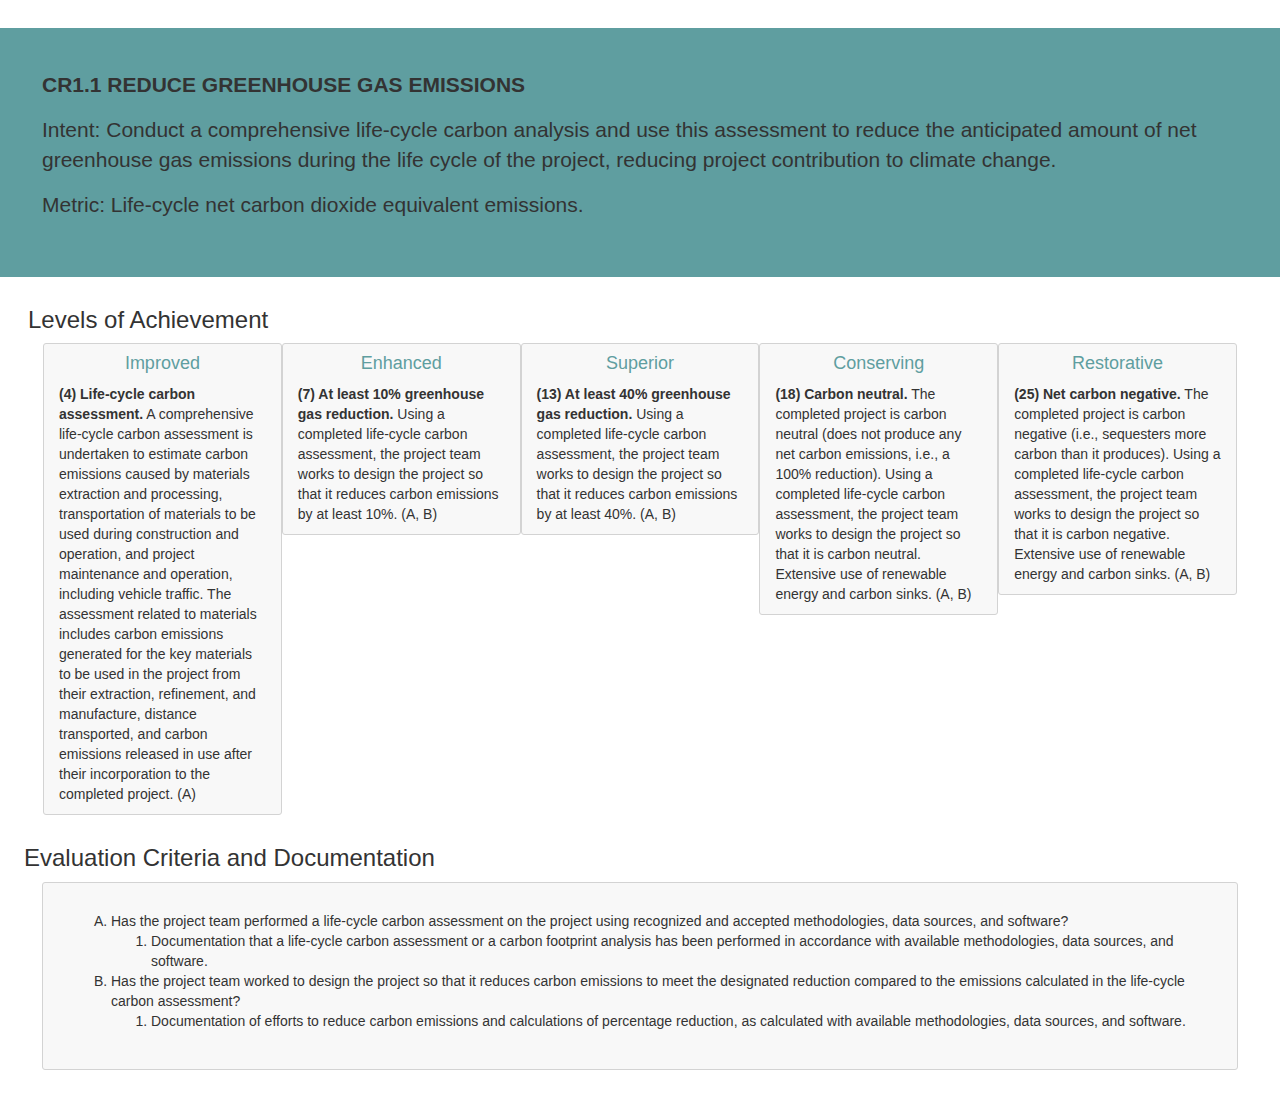
<file: envision/engineer/static/details/CR1.1/index.html>
<!DOCTYPE html>
<html>
  <head>
    <title>CR1.1</title>
    <meta name="viewport" content="width=device-width, initial-scale=1.0">
    <script src="https://ajax.googleapis.com/ajax/libs/jquery/1.11.1/jquery.min.js"></script>
    <meta name="viewport" content="width=device-width, initial-scale=1.0">
    <link href="//netdna.bootstrapcdn.com/bootstrap/3.3.4/css/bootstrap.min.css" media="all" rel="stylesheet">
    <script src="//netdna.bootstrapcdn.com/bootstrap/3.3.4/js/bootstrap.min.js"></script>
    <link rel = "stylesheet" type="text/css" href="styles.css">
  </head>
  <body>
    <div class = "jumbotron jumbo-color">
        <p><b>CR1.1 REDUCE GREENHOUSE GAS EMISSIONS</b></p>
        <p>Intent: Conduct a comprehensive life-cycle carbon analysis and use this assessment to reduce the anticipated amount of net greenhouse gas emissions during the life cycle of the project, reducing project contribution to climate change.</p>
        <p>Metric: Life-cycle net carbon dioxide equivalent emissions.</p>
    </div>
    <div class="loa-container">
        <h3>Levels of Achievement</h3>
        <div class="col-xs-12">
            <div class="col-xs-2 col-xs-15 loa-detail">
                <h4 class="loa-color">Improved</h4>
                <p><b>(4) Life-cycle carbon assessment.</b> A comprehensive life-cycle carbon assessment is undertaken to estimate carbon emissions caused by materials extraction and processing, transportation of materials to be used during construction and operation, and project maintenance and operation, including vehicle traffic. The assessment related to materials includes carbon emissions generated for the key materials to be used in the project from their extraction, refinement, and manufacture, distance transported, and carbon emissions released in use after their incorporation to the completed project. (A)</p>
            </div>
            <div class="col-xs-2 col-xs-15 loa-detail">
                <h4 class="loa-color">Enhanced</h4>
                <p><b>(7) At least 10% greenhouse gas reduction.</b> Using a completed life-cycle carbon assessment, the project team works to design the project so that it reduces carbon emissions by at least 10%. (A, B)</p>
            </div>
            <div class="col-xs-2 col-xs-15 loa-detail">
                <h4 class="loa-color">Superior</h4>
                <p><b>(13) At least 40% greenhouse gas reduction.</b> Using a completed life-cycle carbon assessment, the project team works to design the project so that it reduces carbon emissions by at least 40%. (A, B)</p>
            </div>
            <div class="col-xs-2 col-xs-15 loa-detail">
                <h4 class="loa-color">Conserving</h4>
                <p><b>(18) Carbon neutral.</b> The completed project is carbon neutral (does not produce any net carbon emissions, i.e., a 100% reduction). Using a completed life-cycle carbon assessment, the project team works to design the project so that it is carbon neutral. Extensive use of renewable energy and carbon sinks. (A, B)</p>
            </div>
            <div class="col-xs-2 col-xs-15 loa-detail">
                <h4 class="loa-color">Restorative</h4>
                <p><b>(25) Net carbon negative.</b> The completed project is carbon negative (i.e., sequesters more carbon than it produces). Using a completed life-cycle carbon assessment, the project team works to design the project so that it is carbon negative. Extensive use of renewable energy and carbon sinks. (A, B)</p>
            </div>
        </div>
        <p style="clear: both"> </p>
    </div>
    <h3 class="eval-container">Evaluation Criteria and Documentation</h3>
    <div class="evaluation">
        <ol type="A">
          <li>Has the project team performed a life-cycle carbon assessment on the project using recognized and accepted methodologies, data sources, and software?</li>
            <ol type="1">
                <li>Documentation that a life-cycle carbon assessment or a carbon footprint analysis has been performed in accordance with available methodologies, data sources, and software.</li>
            </ol>
        <li>Has the project team worked to design the project so that it reduces carbon emissions to meet the designated reduction compared to the emissions calculated in the life-cycle carbon assessment?</li>
            <ol type="1">
                <li>Documentation of efforts to reduce carbon emissions and calculations of percentage reduction, as calculated with available methodologies, data sources, and software.</li>
            </ol>
        </ol>
    </div>
  </body>
</html>
</file>
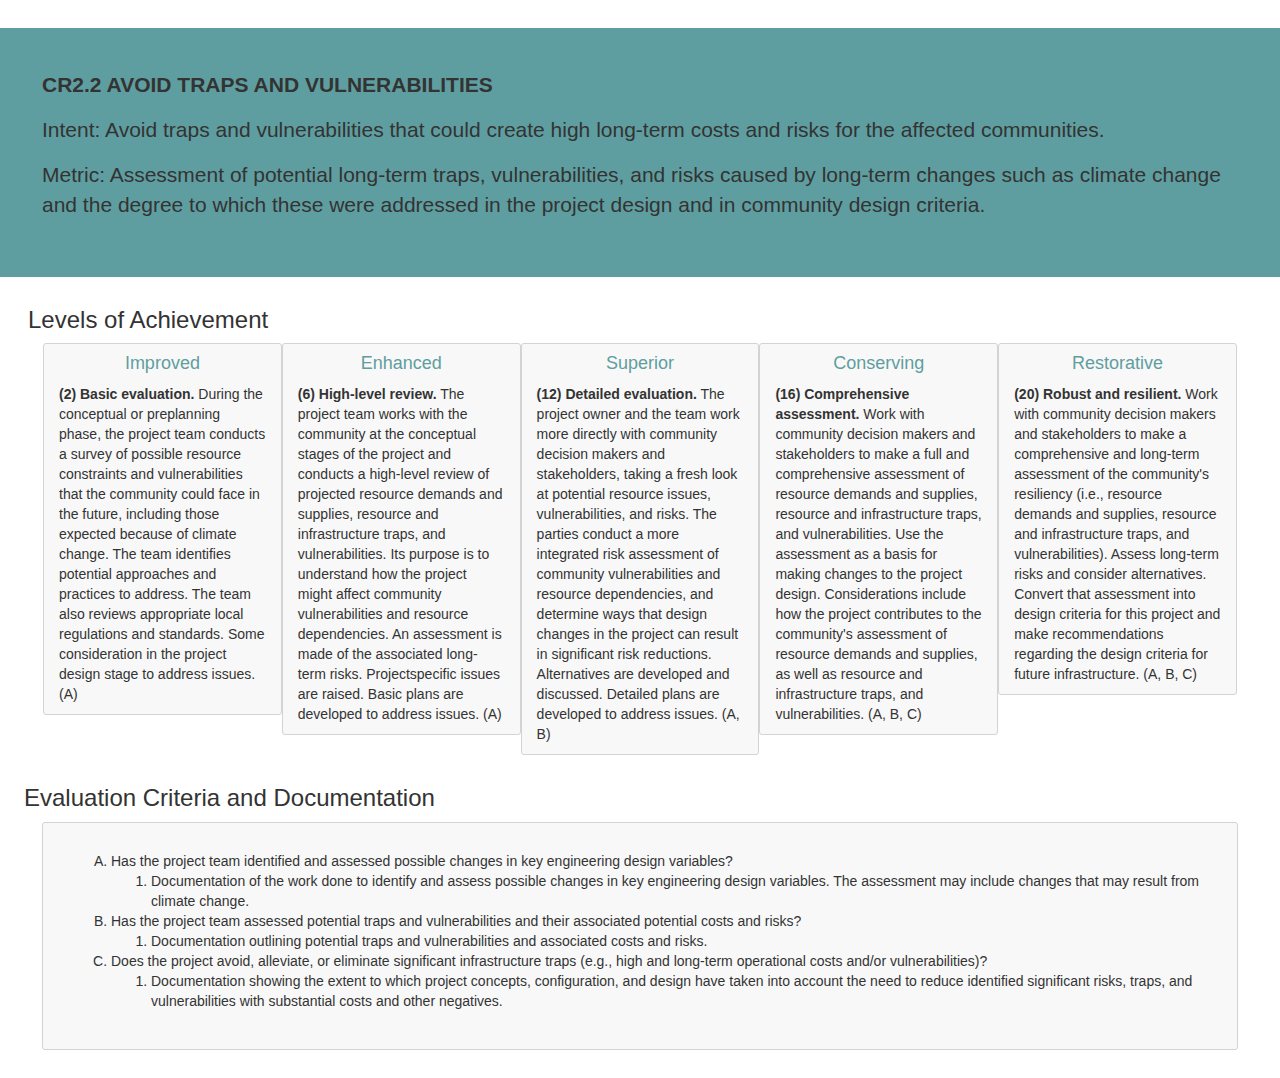
<file: envision/engineer/static/details/CR2.2/index.html>
<!DOCTYPE html>
<html>
  <head>
    <title>CR2.2</title>
    <meta name="viewport" content="width=device-width, initial-scale=1.0">
    <script src="https://ajax.googleapis.com/ajax/libs/jquery/1.11.1/jquery.min.js"></script>
    <meta name="viewport" content="width=device-width, initial-scale=1.0">
    <link href="//netdna.bootstrapcdn.com/bootstrap/3.3.4/css/bootstrap.min.css" media="all" rel="stylesheet">
    <script src="//netdna.bootstrapcdn.com/bootstrap/3.3.4/js/bootstrap.min.js"></script>
    <link rel = "stylesheet" type="text/css" href="styles.css">
  </head>
  <body>
    <div class = "jumbotron jumbo-color">
        <p><b>CR2.2 AVOID TRAPS AND VULNERABILITIES</b></p>
        <p>Intent: Avoid traps and vulnerabilities that could create high long-term costs and risks for the affected communities.</p>
        <p>Metric: Assessment of potential long-term traps, vulnerabilities, and risks caused by long-term changes such as climate change and the degree to which these were addressed in the project design and in community design criteria.</p>
    </div>
    <div class="loa-container">
        <h3>Levels of Achievement</h3>
        <div class="col-xs-12">
            <div class="col-xs-2 col-xs-15 loa-detail">
                <h4 class="loa-color">Improved</h4>
                <p><b>(2) Basic evaluation.</b> During the conceptual or preplanning phase, the project team conducts a survey of possible resource constraints and vulnerabilities that the community could face in the future, including those expected because of climate change. The team identifies potential approaches and practices to address. The team also reviews appropriate local regulations and standards. Some consideration in the project design stage to address issues. (A)</p>
            </div>
            <div class="col-xs-2 col-xs-15 loa-detail">
                <h4 class="loa-color">Enhanced</h4>
                <p><b>(6) High-level review.</b> The project team works with the community at the conceptual stages of the project and conducts a high-level review of projected resource demands and supplies, resource and infrastructure traps, and vulnerabilities. Its purpose is to understand how the project might affect community vulnerabilities and resource dependencies. An assessment is made of the associated long-term risks. Projectspecific issues are raised. Basic plans are developed to address issues. (A)</p>
            </div>
            <div class="col-xs-2 col-xs-15 loa-detail">
                <h4 class="loa-color">Superior</h4>
                <p><b>(12) Detailed evaluation.</b> The project owner and the team work more directly with community decision makers and stakeholders, taking a fresh look at potential resource issues, vulnerabilities, and risks. The parties conduct a more integrated risk assessment of community vulnerabilities and resource dependencies, and determine ways that design changes in the project can result in significant risk reductions. Alternatives are developed and discussed. Detailed plans are developed to address issues. (A, B)</p>
            </div>
            <div class="col-xs-2 col-xs-15 loa-detail">
                <h4 class="loa-color">Conserving</h4>
                <p><b>(16) Comprehensive assessment.</b> Work with community decision makers and stakeholders to make a full and comprehensive assessment of resource demands and supplies, resource and infrastructure traps, and vulnerabilities. Use the assessment as a basis for making changes to the project design. Considerations include how the project contributes to the community's assessment of resource demands and supplies, as well as resource and infrastructure traps, and vulnerabilities. (A, B, C)</p>
            </div>
            <div class="col-xs-2 col-xs-15 loa-detail">
                <h4 class="loa-color">Restorative</h4>
                <p><b>(20) Robust and resilient.</b> Work with community decision makers and stakeholders to make a comprehensive and long-term assessment of the community's resiliency (i.e., resource demands and supplies, resource and infrastructure traps, and vulnerabilities). Assess long-term risks and consider alternatives. Convert that assessment into design criteria for this project and make recommendations regarding the design criteria for future infrastructure. (A, B, C)</p>
            </div>
        </div>
        <p style="clear: both"> </p>
    </div>
    <h3 class="eval-container">Evaluation Criteria and Documentation</h3>
    <div class="evaluation">
        <ol type="A">
          <li>Has the project team identified and assessed possible changes in key engineering design variables?</li>
            <ol type="1">
                <li>Documentation of the work done to identify and assess possible changes in key engineering design variables. The assessment may include changes that may result from climate change.</li>
            </ol>
        <li>Has the project team assessed potential traps and vulnerabilities and their associated potential costs and risks?</li>
            <ol type="1">
                <li>Documentation outlining potential traps and vulnerabilities and associated costs and risks.</li>
            </ol>
        <li>Does the project avoid, alleviate, or eliminate significant infrastructure traps (e.g., high and long-term operational costs and/or vulnerabilities)?</li>
            <ol type="1">
              <li>Documentation showing the extent to which project concepts, configuration, and design have taken into account the need to reduce identified significant risks, traps, and vulnerabilities with substantial costs and other negatives.</li>
            </ol>
        </ol>
    </div>
  </body>
</html>
</file>
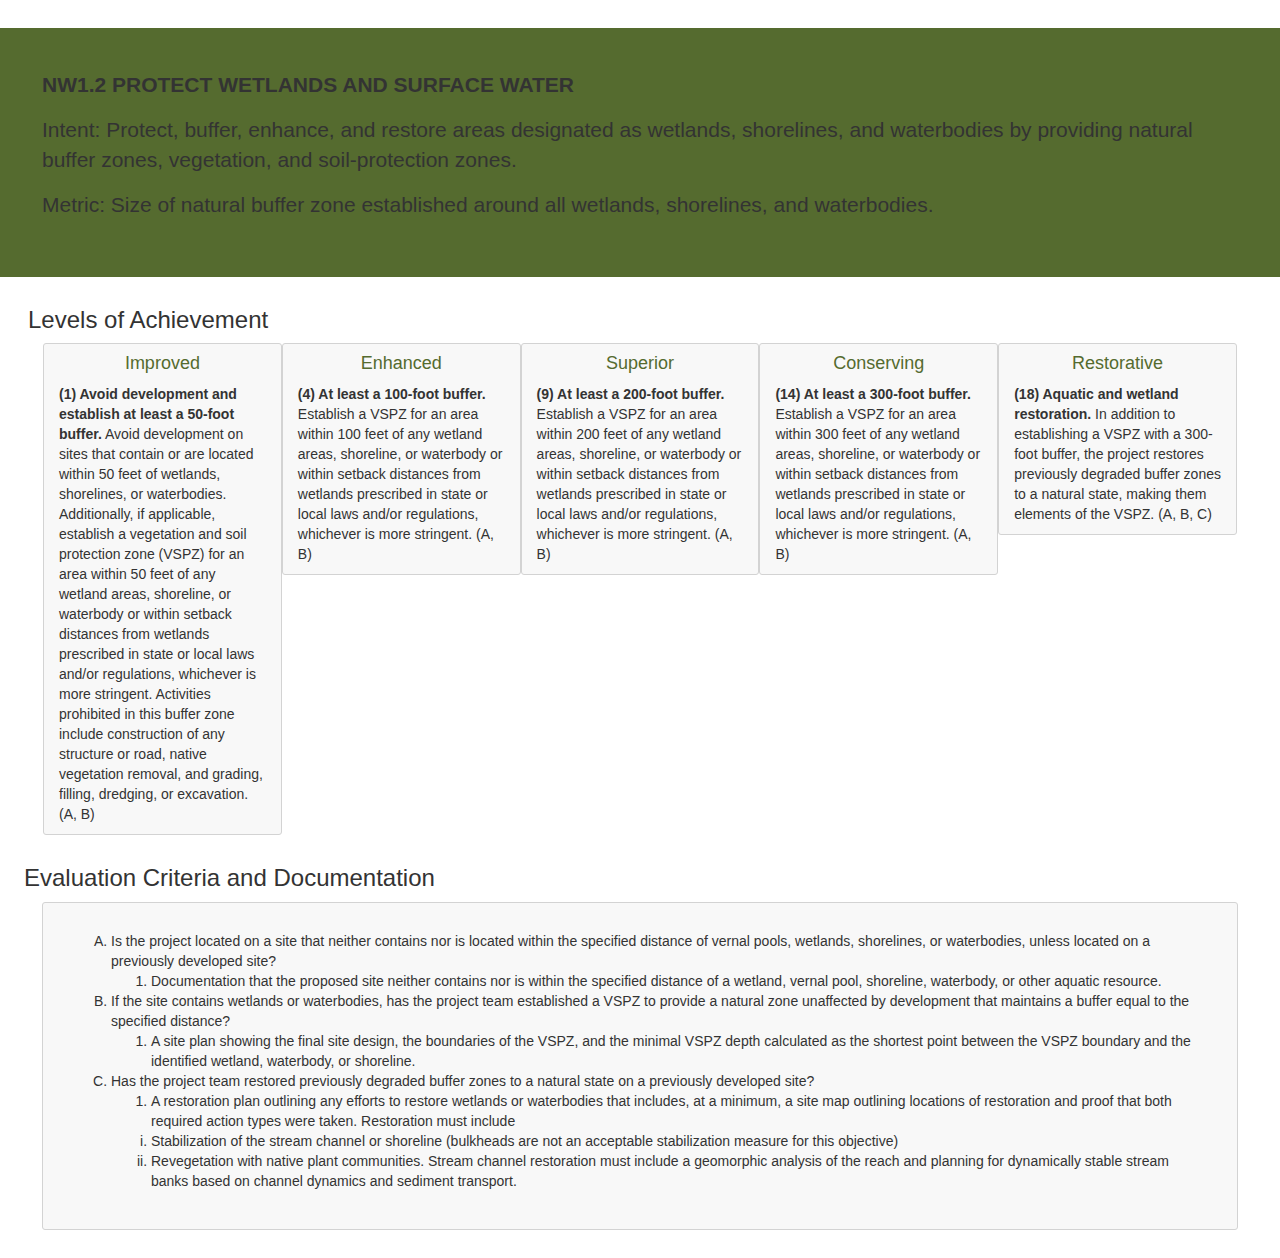
<file: envision/engineer/static/details/NW1.2/index.html>
<!DOCTYPE html>
<html>
  <head>
    <title>NW1.2</title>
    <meta name="viewport" content="width=device-width, initial-scale=1.0">
    <script src="https://ajax.googleapis.com/ajax/libs/jquery/1.11.1/jquery.min.js"></script>
    <meta name="viewport" content="width=device-width, initial-scale=1.0">
    <link href="//netdna.bootstrapcdn.com/bootstrap/3.3.4/css/bootstrap.min.css" media="all" rel="stylesheet">
    <script src="//netdna.bootstrapcdn.com/bootstrap/3.3.4/js/bootstrap.min.js"></script>
    <link rel = "stylesheet" type="text/css" href="styles.css">
  </head>
  <body>
    <div class = "jumbotron jumbo-color">
        <p><b>NW1.2 PROTECT WETLANDS AND SURFACE WATER</b></p>
        <p>Intent: Protect, buffer, enhance, and restore areas designated as wetlands, shorelines, and waterbodies by providing natural buffer zones, vegetation, and soil-protection zones.</p>
        <p>Metric: Size of natural buffer zone established around all wetlands, shorelines, and waterbodies.</p>
    </div>
    <div class="loa-container">
        <h3>Levels of Achievement</h3>
        <div class="col-xs-12">
            <div class="col-xs-2 col-xs-15 loa-detail">
                <h4 class="loa-color">Improved</h4>
                <p><b>(1) Avoid development and establish at least a 50-foot buffer.</b> Avoid development on sites that contain or are located within 50 feet of wetlands, shorelines, or waterbodies. Additionally, if applicable, establish a vegetation and soil protection zone (VSPZ) for an area within 50 feet of any wetland areas, shoreline, or waterbody or within setback distances from wetlands prescribed in state or local laws and/or regulations, whichever is more stringent. Activities prohibited in this buffer zone include construction of any structure or road, native vegetation removal, and grading, filling, dredging, or excavation. (A, B)</p>
            </div>
            <div class="col-xs-2 col-xs-15 loa-detail">
                <h4 class="loa-color">Enhanced</h4>
                <p><b>(4) At least a 100-foot buffer.</b> Establish a VSPZ for an area within 100 feet of any wetland areas, shoreline, or waterbody or within setback distances from wetlands prescribed in state or local laws and/or regulations, whichever is more stringent. (A, B)</p>
            </div>
            <div class="col-xs-2 col-xs-15 loa-detail">
                <h4 class="loa-color">Superior</h4>
                <p><b>(9) At least a 200-foot buffer.</b> Establish a VSPZ for an area within 200 feet of any wetland areas, shoreline, or waterbody or within setback distances from wetlands prescribed in state or local laws and/or regulations, whichever is more stringent. (A, B)</p>
            </div>
            <div class="col-xs-2 col-xs-15 loa-detail">
                <h4 class="loa-color">Conserving</h4>
                <p><b>(14) At least a 300-foot buffer.</b> Establish a VSPZ for an area within 300 feet of any wetland areas, shoreline, or waterbody or within setback distances from wetlands prescribed in state or local laws and/or regulations, whichever is more stringent. (A, B)</p>
            </div>
            <div class="col-xs-2 col-xs-15 loa-detail">
                <h4 class="loa-color">Restorative</h4>
                <p><b>(18) Aquatic and wetland restoration.</b> In addition to establishing a VSPZ with a 300-foot buffer, the project restores previously degraded buffer zones to a natural state, making them elements of the VSPZ. (A, B, C)</p>
            </div>
        </div>
        <p style="clear: both"> </p>
    </div>
    <h3 class="eval-container">Evaluation Criteria and Documentation</h3>
    <div class="evaluation">
        <ol type="A">
          <li>Is the project located on a site that neither contains nor is located within the specified distance of vernal pools, wetlands, shorelines, or waterbodies, unless located on a previously developed site?</li>
            <ol type="1">
                <li> Documentation that the proposed site neither contains nor is within the specified distance of a wetland, vernal pool, shoreline, waterbody, or other aquatic resource.</li>
            </ol>
        <li>If the site contains wetlands or waterbodies, has the project team established a VSPZ to provide a natural zone unaffected by development that maintains a buffer equal to the specified distance?</li>
            <ol type="1">
                <li>A site plan showing the final site design, the boundaries of the VSPZ, and the minimal VSPZ depth calculated as the shortest point between the VSPZ boundary and the identified wetland, waterbody, or shoreline.</li>
            </ol>
        <li>Has the project team restored previously degraded buffer zones to a natural state on a previously developed site?</li>
          <ol type="1">
            <li>A restoration plan outlining any efforts to restore wetlands or waterbodies that includes, at a minimum, a site map outlining locations of restoration and proof that both required action types were taken. Restoration must include</li>
          </ol>
            <ol type="i">
                <li>Stabilization of the stream channel or shoreline (bulkheads are not an acceptable stabilization measure for this objective)</li>
                <li>Revegetation with native plant communities. Stream channel restoration must include a geomorphic analysis of the reach and planning for dynamically stable stream banks based on channel dynamics and sediment transport.</li>
            </ol>
        </ol>
    </div>
  </body>
</html>
</file>
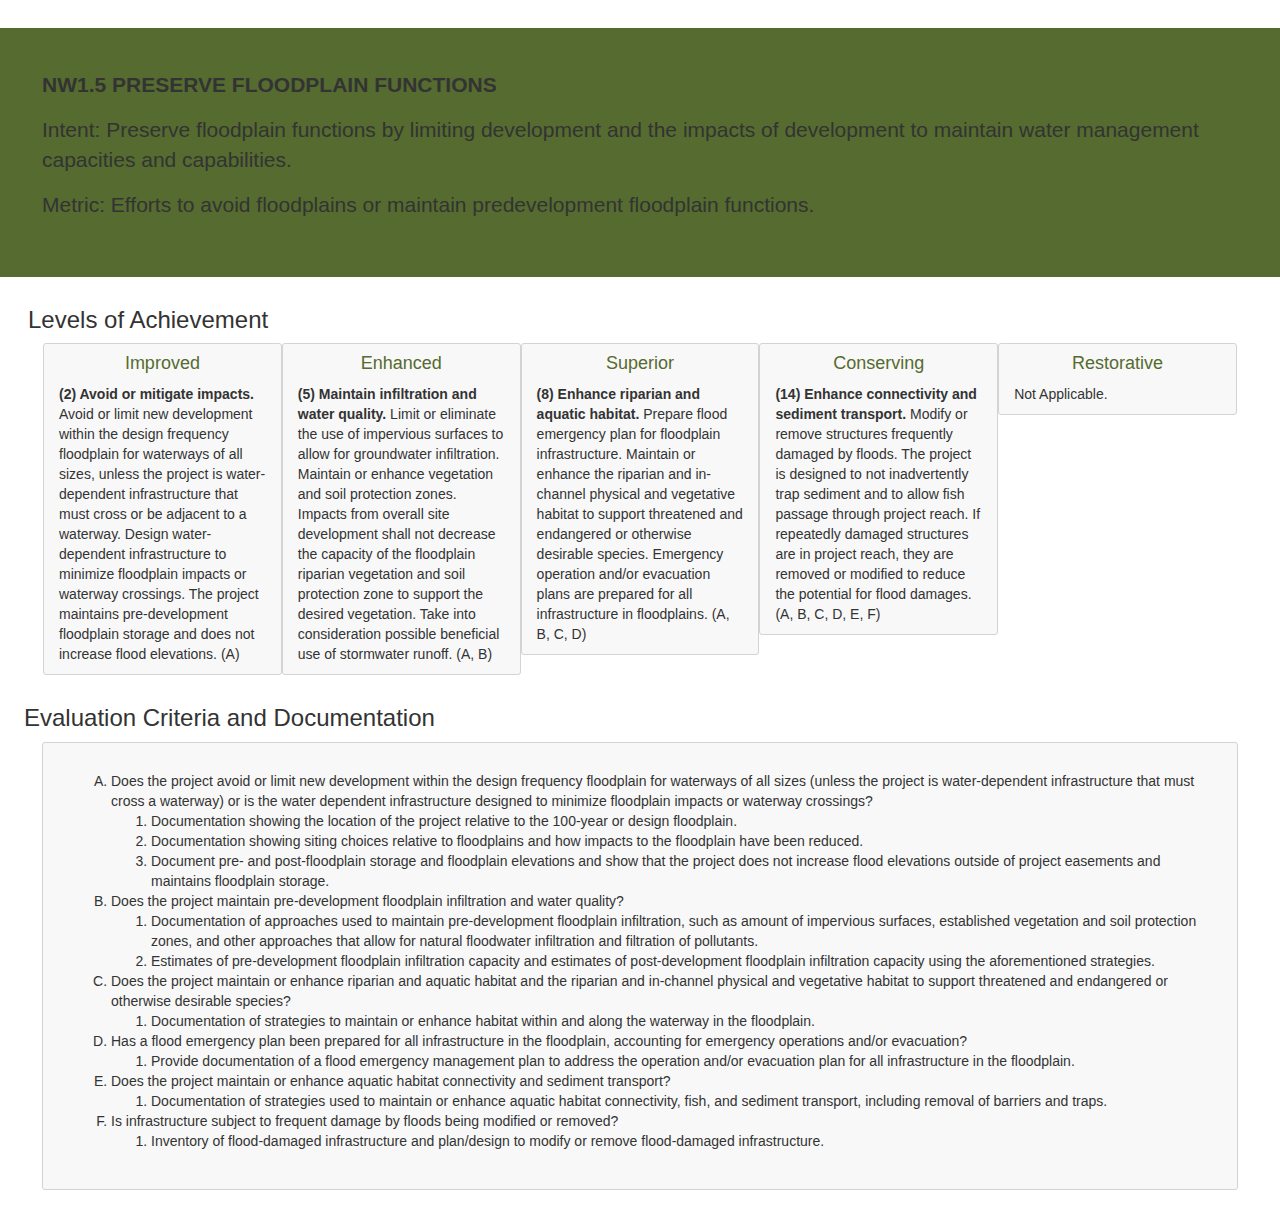
<file: envision/engineer/static/details/NW1.5/index.html>
<!DOCTYPE html>
<html>
  <head>
    <title>NW1.5</title>
    <meta name="viewport" content="width=device-width, initial-scale=1.0">
    <script src="https://ajax.googleapis.com/ajax/libs/jquery/1.11.1/jquery.min.js"></script>
    <meta name="viewport" content="width=device-width, initial-scale=1.0">
    <link href="//netdna.bootstrapcdn.com/bootstrap/3.3.4/css/bootstrap.min.css" media="all" rel="stylesheet">
    <script src="//netdna.bootstrapcdn.com/bootstrap/3.3.4/js/bootstrap.min.js"></script>
    <link rel = "stylesheet" type="text/css" href="styles.css">
  </head>
  <body>
    <div class = "jumbotron jumbo-color">
        <p><b>NW1.5   PRESERVE FLOODPLAIN FUNCTIONS</b></p>
        <p>Intent: Preserve floodplain functions by limiting development and the impacts of development to maintain water management capacities and capabilities.</p>
        <p>Metric: Efforts to avoid floodplains or maintain predevelopment floodplain functions.</p>
    </div>
    <div class="loa-container">
        <h3>Levels of Achievement</h3>
        <div class="col-xs-12">
            <div class="col-xs-2 col-xs-15 loa-detail">
                <h4 class="loa-color">Improved</h4>
                <p><b>(2) Avoid or mitigate impacts.</b> Avoid or limit new development within the design frequency floodplain for waterways of all sizes, unless the project is water-dependent infrastructure that must cross or be adjacent to a waterway. Design water-dependent infrastructure to minimize floodplain impacts or waterway crossings. The project maintains pre-development floodplain storage and does not increase flood elevations. (A)</p>
            </div>
            <div class="col-xs-2 col-xs-15 loa-detail">
                <h4 class="loa-color">Enhanced</h4>
                <p><b>(5) Maintain infiltration and water quality.</b> Limit or eliminate the use of impervious surfaces to allow for groundwater infiltration. Maintain or enhance vegetation and soil protection zones. Impacts from overall site development shall not decrease the capacity of the floodplain riparian vegetation and soil protection zone to support the desired vegetation. Take into consideration possible beneficial use of stormwater runoff. (A, B)</p>
            </div>
            <div class="col-xs-2 col-xs-15 loa-detail">
                <h4 class="loa-color">Superior</h4>
                <p><b>(8) Enhance riparian and aquatic habitat.</b> Prepare flood emergency plan for floodplain infrastructure. Maintain or enhance the riparian and in-channel physical and vegetative habitat to support threatened and endangered or otherwise desirable species. Emergency operation and/or evacuation plans are prepared for all infrastructure in floodplains. (A, B, C, D)</p>
            </div>
            <div class="col-xs-2 col-xs-15 loa-detail">
                <h4 class="loa-color">Conserving</h4>
                <p><b>(14) Enhance connectivity and sediment transport.</b> Modify or remove structures frequently damaged by floods. The project is designed to not inadvertently trap sediment and to allow fish passage through project reach. If repeatedly damaged structures are in project reach, they are removed or modified to reduce the potential for flood damages. (A, B, C, D, E, F)</p>
            </div>
            <div class="col-xs-2 col-xs-15 loa-detail">
                <h4 class="loa-color">Restorative</h4>
                <p>Not Applicable.</p>
            </div>
        </div>
        <p style="clear: both"> </p>
    </div>
    <h3 class="eval-container">Evaluation Criteria and Documentation</h3>
    <div class="evaluation">
        <ol type="A">
          <li>Does the project avoid or limit new development within the design frequency floodplain for waterways of all sizes (unless the project is water-dependent infrastructure that must cross a waterway) or is the water dependent infrastructure designed to minimize floodplain impacts or waterway crossings?</li>
            <ol type="1">
                <li> Documentation showing the location of the project relative to the 100-year or design floodplain.</li>
                <li>Documentation showing siting choices relative to floodplains and how impacts to the floodplain have been reduced.</li>
                <li>Document pre- and post-floodplain storage and floodplain elevations and show that the project does not increase flood elevations outside of project easements and maintains floodplain storage.</li>
            </ol>
        <li>Does the project maintain pre-development floodplain infiltration and water quality?</li>
            <ol type="1">
                <li>Documentation of approaches used to maintain pre-development floodplain infiltration, such as amount of impervious surfaces, established vegetation and soil protection zones, and other approaches that allow for natural floodwater infiltration and filtration of pollutants.</li>
                <li>Estimates of pre-development floodplain infiltration capacity and estimates of post-development floodplain infiltration capacity using the aforementioned strategies.</li>
            </ol>
        <li>Does the project maintain or enhance riparian and aquatic habitat and the riparian and in-channel physical and vegetative habitat to support threatened and endangered or otherwise desirable species?</li>
          <ol type="1">
            <li>Documentation of strategies to maintain or enhance habitat within and along the waterway in the floodplain.</li>
          </ol>
        <li>Has a flood emergency plan been prepared for all infrastructure in the floodplain, accounting for emergency operations and/or evacuation?</li>
          <ol type="1">
            <li>Provide documentation of a flood emergency management plan to address the operation and/or evacuation plan for all infrastructure in the floodplain.</li>
          </ol>
        <li>Does the project maintain or enhance aquatic habitat connectivity and sediment transport?</li>
          <ol type="1">
            <li>Documentation of strategies used to maintain or enhance aquatic habitat connectivity, fish, and sediment transport, including removal of barriers and traps.</li>
          </ol>
        <li>Is infrastructure subject to frequent damage by floods being modified or removed?</li>
          <ol type ="1">
            <li>Inventory of flood-damaged infrastructure and plan/design to modify or remove flood-damaged infrastructure.</li>

        </ol>
    </div>
  </body>
</html>
</file>
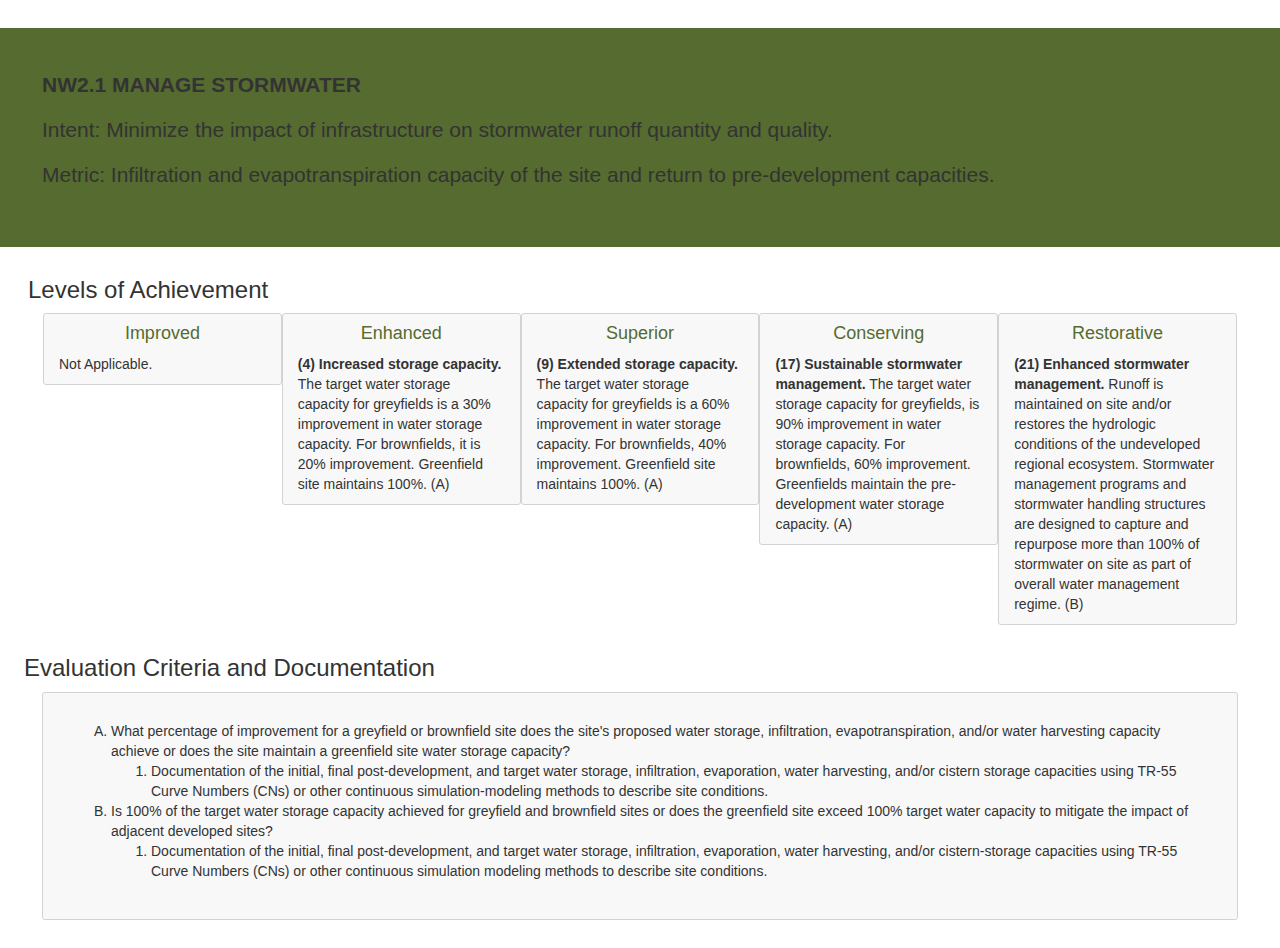
<file: envision/engineer/static/details/NW2.1/index.html>
<!DOCTYPE html>
<html>
  <head>
    <title>NW2.1</title>
    <meta name="viewport" content="width=device-width, initial-scale=1.0">
    <script src="https://ajax.googleapis.com/ajax/libs/jquery/1.11.1/jquery.min.js"></script>
    <meta name="viewport" content="width=device-width, initial-scale=1.0">
    <link href="//netdna.bootstrapcdn.com/bootstrap/3.3.4/css/bootstrap.min.css" media="all" rel="stylesheet">
    <script src="//netdna.bootstrapcdn.com/bootstrap/3.3.4/js/bootstrap.min.js"></script>
    <link rel = "stylesheet" type="text/css" href="styles.css">
  </head>
  <body>
    <div class = "jumbotron jumbo-color">
        <p><b>NW2.1 MANAGE STORMWATER</b></p>
        <p>Intent: Minimize the impact of infrastructure on stormwater runoff quantity and quality.</p>
        <p>Metric: Infiltration and evapotranspiration capacity of the site and return to pre-development capacities.</p>
    </div>
    <div class="loa-container">
        <h3>Levels of Achievement</h3>
        <div class="col-xs-12">
            <div class="col-xs-2 col-xs-15 loa-detail">
                <h4 class="loa-color">Improved</h4>
                <p>Not Applicable.</p>
            </div>
            <div class="col-xs-2 col-xs-15 loa-detail">
                <h4 class="loa-color">Enhanced</h4>
                <p><b>(4) Increased storage capacity.</b> The target water storage capacity for greyfields is a 30% improvement in water storage capacity. For brownfields, it is 20% improvement. Greenfield site maintains 100%. (A)</p>
            </div>
            <div class="col-xs-2 col-xs-15 loa-detail">
                <h4 class="loa-color">Superior</h4>
                <p><b>(9) Extended storage capacity.</b> The target water storage capacity for greyfields is a 60% improvement in water storage capacity. For brownfields, 40% improvement. Greenfield site maintains 100%. (A)</p>
            </div>
            <div class="col-xs-2 col-xs-15 loa-detail">
                <h4 class="loa-color">Conserving</h4>
                <p><b>(17) Sustainable stormwater management.</b> The target water storage capacity for greyfields, is 90% improvement in water storage capacity. For brownfields, 60% improvement. Greenfields maintain the pre-development water storage capacity. (A)</p>
            </div>
            <div class="col-xs-2 col-xs-15 loa-detail">
                <h4 class="loa-color">Restorative</h4>
                <p><b>(21) Enhanced stormwater management.</b> Runoff is maintained on site and/or restores the hydrologic conditions of the undeveloped regional ecosystem. Stormwater management programs and stormwater handling structures are designed to capture and repurpose more than 100% of stormwater on site as part of overall water management regime. (B)</p>
            </div>
        </div>
        <p style="clear: both"> </p>
    </div>
    <h3 class="eval-container">Evaluation Criteria and Documentation</h3>
    <div class="evaluation">
        <ol type="A">
          <li>What percentage of improvement for a greyfield or brownfield site does the site's proposed water storage, infiltration, evapotranspiration, and/or water harvesting capacity achieve or does the site maintain a greenfield site water storage capacity?</li>
            <ol type="1">
                <li> Documentation of the initial, final post-development, and target water storage, infiltration, evaporation, water harvesting, and/or cistern storage capacities using TR-55 Curve Numbers (CNs) or other continuous simulation-modeling methods to describe site conditions.</li>
            </ol>
        <li>Is 100% of the target water storage capacity achieved for greyfield and brownfield sites or does the greenfield site exceed 100% target water capacity to mitigate the impact of adjacent developed sites?</li>
            <ol type="1">
                <li>Documentation of the initial, final post-development, and target water storage, infiltration, evaporation, water harvesting, and/or cistern-storage capacities using TR-55 Curve Numbers (CNs) or other continuous simulation modeling methods to describe site conditions.</li>
            </ol>
        </ol>
    </div>
  </body>
</html>
</file>
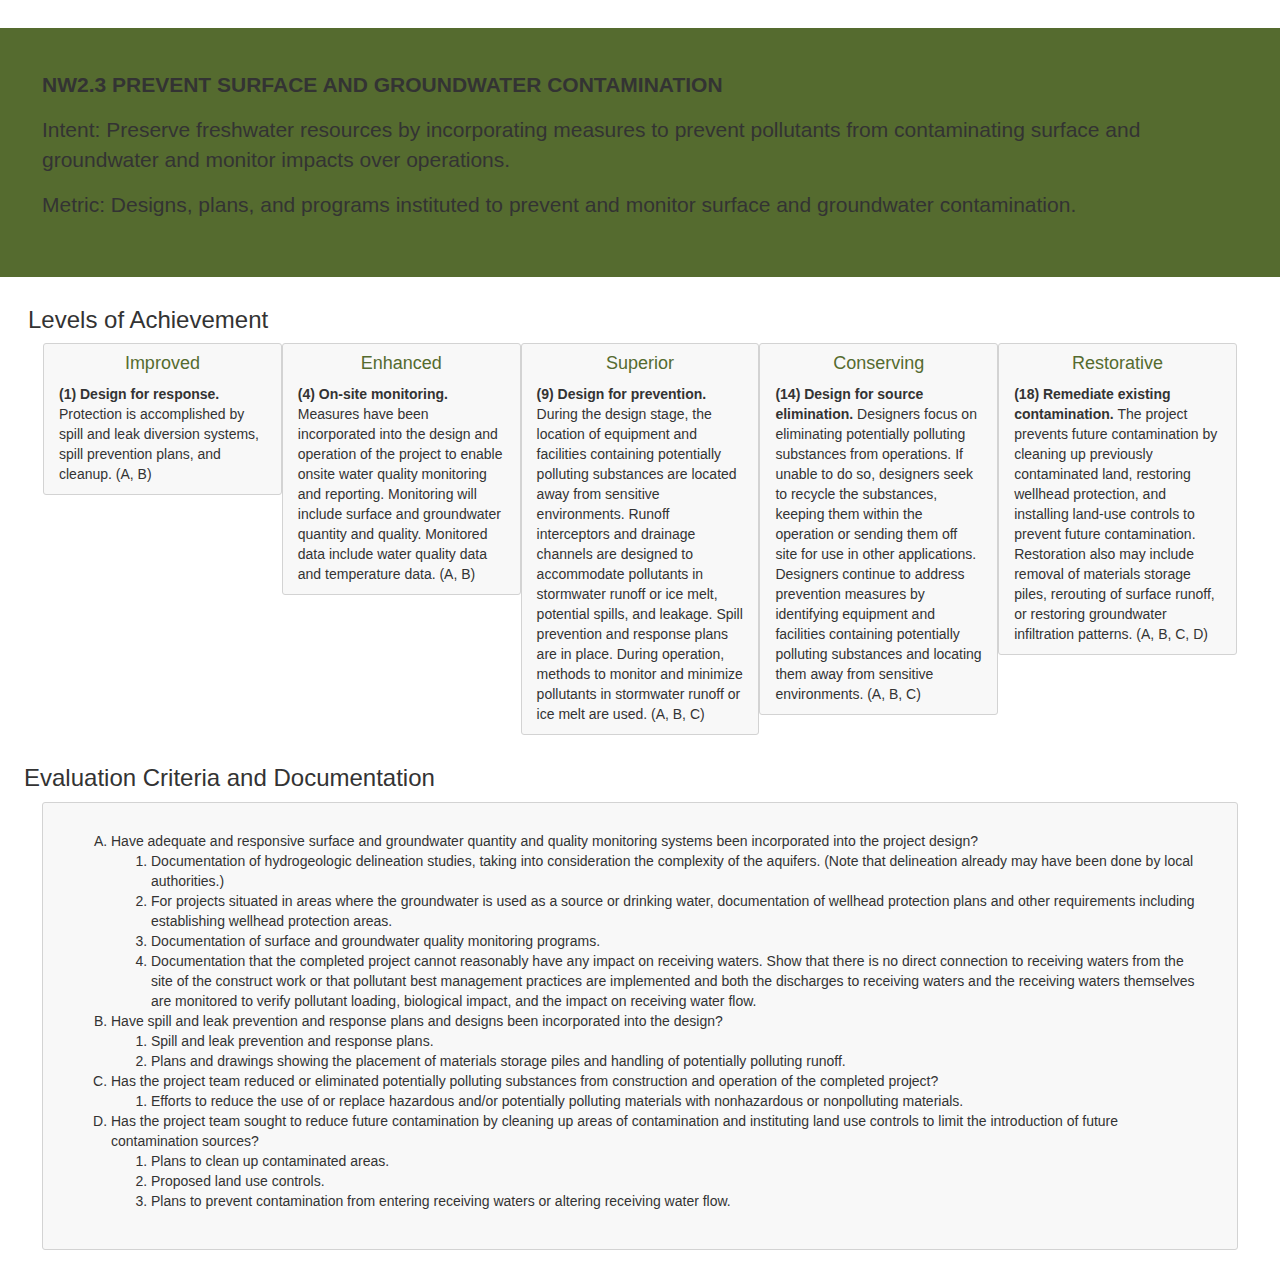
<file: envision/engineer/static/details/NW2.3/index.html>
<!DOCTYPE html>
<html>
  <head>
    <title>NW2.3</title>
    <meta name="viewport" content="width=device-width, initial-scale=1.0">
    <script src="https://ajax.googleapis.com/ajax/libs/jquery/1.11.1/jquery.min.js"></script>
    <meta name="viewport" content="width=device-width, initial-scale=1.0">
    <link href="//netdna.bootstrapcdn.com/bootstrap/3.3.4/css/bootstrap.min.css" media="all" rel="stylesheet">
    <script src="//netdna.bootstrapcdn.com/bootstrap/3.3.4/js/bootstrap.min.js"></script>
    <link rel = "stylesheet" type="text/css" href="styles.css">
  </head>
  <body>
    <div class = "jumbotron jumbo-color">
        <p><b>NW2.3 PREVENT SURFACE AND GROUNDWATER CONTAMINATION</b></p>
        <p>Intent: Preserve freshwater resources by incorporating measures to prevent pollutants from contaminating surface and groundwater and monitor impacts over operations.</p>
        <p>Metric: Designs, plans, and programs instituted to prevent and monitor surface and groundwater contamination.</p>
    </div>
    <div class="loa-container">
        <h3>Levels of Achievement</h3>
        <div class="col-xs-12">
            <div class="col-xs-2 col-xs-15 loa-detail">
                <h4 class="loa-color">Improved</h4>
                <p><b>(1) Design for response.</b> Protection is accomplished by spill and leak diversion systems, spill prevention plans, and cleanup. (A, B)</p>
            </div>
            <div class="col-xs-2 col-xs-15 loa-detail">
                <h4 class="loa-color">Enhanced</h4>
                <p><b>(4) On-site monitoring.</b> Measures have been incorporated into the design and operation of the project to enable onsite water quality monitoring and reporting. Monitoring will include surface and groundwater quantity and quality. Monitored data include water quality data and temperature data. (A, B)</p>
            </div>
            <div class="col-xs-2 col-xs-15 loa-detail">
                <h4 class="loa-color">Superior</h4>
                <p><b>(9) Design for prevention.</b> During the design stage, the location of equipment and facilities containing potentially polluting substances are located away from sensitive environments. Runoff interceptors and drainage channels are designed to accommodate pollutants in stormwater runoff or ice melt, potential spills, and leakage. Spill prevention and response plans are in place. During operation, methods to monitor and minimize pollutants in stormwater runoff or ice melt are used. (A, B, C)</p>
            </div>
            <div class="col-xs-2 col-xs-15 loa-detail">
                <h4 class="loa-color">Conserving</h4>
                <p><b>(14) Design for source elimination.</b> Designers focus on eliminating potentially polluting substances from operations. If unable to do so, designers seek to recycle the substances, keeping them within the operation or sending them off site for use in other applications. Designers continue to address prevention measures by identifying equipment and facilities containing potentially polluting substances and locating them away from sensitive environments. (A, B, C)</p>
            </div>
            <div class="col-xs-2 col-xs-15 loa-detail">
                <h4 class="loa-color">Restorative</h4>
                <p><b>(18) Remediate existing contamination.</b> The project prevents future contamination by cleaning up previously contaminated land, restoring wellhead protection, and installing land-use controls to prevent future contamination. Restoration also may include removal of materials storage piles, rerouting of surface runoff, or restoring groundwater infiltration patterns. (A, B, C, D)</p>
            </div>
        </div>
        <p style="clear: both"> </p>
    </div>
    <h3 class="eval-container">Evaluation Criteria and Documentation</h3>
    <div class="evaluation">
        <ol type="A">
          <li>Have adequate and responsive surface and groundwater quantity and quality monitoring systems been incorporated into the project design?</li>
            <ol type="1">
                <li> Documentation of hydrogeologic delineation studies, taking into consideration the complexity of the aquifers. (Note that delineation already may have been done by local authorities.)</li>
                <li>For projects situated in areas where the groundwater is used as a source or drinking water, documentation of wellhead protection plans and other requirements including establishing wellhead protection areas.</li>
                <li>Documentation of surface and groundwater quality monitoring programs.</li>
                <li>Documentation that the completed project cannot reasonably have any impact on receiving waters. Show that there is no direct connection to receiving waters from the site of the construct work or that pollutant best management practices are implemented and both the discharges to receiving waters and the receiving waters themselves are monitored to verify pollutant loading, biological impact, and the impact on receiving water flow.</li>
            </ol>
        <li>Have spill and leak prevention and response plans and designs been incorporated into the design?</li>
            <ol type="1">
                <li>Spill and leak prevention and response plans.</li>
                <li>Plans and drawings showing the placement of materials storage piles and handling of potentially polluting runoff.</li>
            </ol>
        <li>Has the project team reduced or eliminated potentially polluting substances from construction and operation of the completed project?</li>
            <ol type="1">
              <li>Efforts to reduce the use of or replace hazardous and/or potentially polluting materials with nonhazardous or nonpolluting materials.</li>
            </ol>
        <li>Has the project team sought to reduce future contamination by cleaning up areas of contamination and instituting land use controls to limit the introduction of future contamination sources?</li>
            <ol type="1">
              <li>Plans to clean up contaminated areas.</li>
              <li>Proposed land use controls.</li>
              <li>Plans to prevent contamination from entering receiving waters or altering receiving water flow.</li>
            </ol>
        </ol>
    </div>
  </body>
</html>
</file>
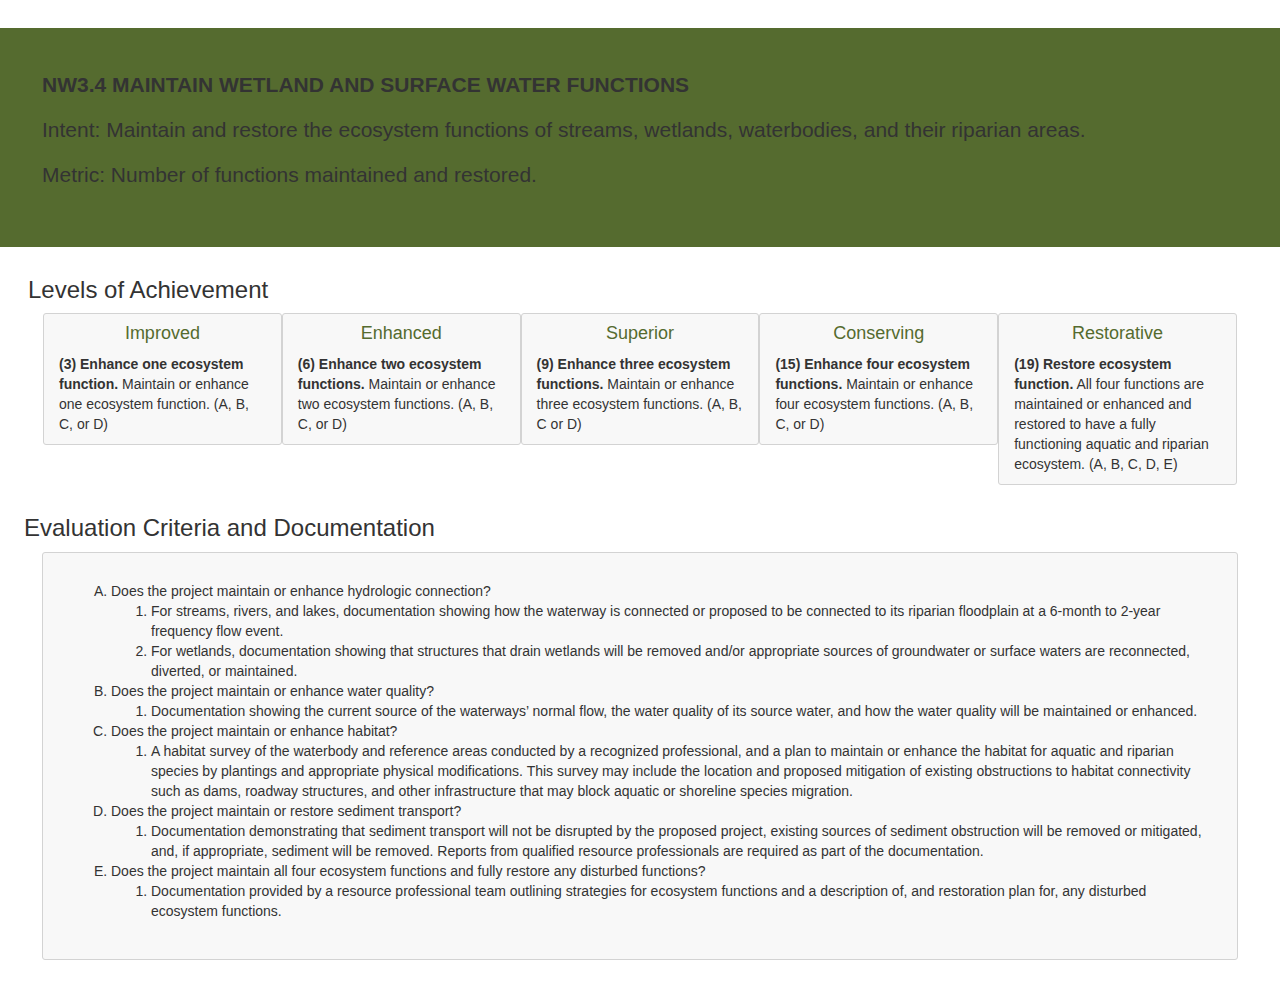
<file: envision/engineer/static/details/NW3.4/index.html>
<!DOCTYPE html>
<html>
  <head>
    <title>NW3.4</title>
    <meta name="viewport" content="width=device-width, initial-scale=1.0">
    <script src="https://ajax.googleapis.com/ajax/libs/jquery/1.11.1/jquery.min.js"></script>
    <meta name="viewport" content="width=device-width, initial-scale=1.0">
    <link href="//netdna.bootstrapcdn.com/bootstrap/3.3.4/css/bootstrap.min.css" media="all" rel="stylesheet">
    <script src="//netdna.bootstrapcdn.com/bootstrap/3.3.4/js/bootstrap.min.js"></script>
    <link rel = "stylesheet" type="text/css" href="styles.css">
  </head>
  <body>
    <div class = "jumbotron jumbo-color">
        <p><b>NW3.4 MAINTAIN WETLAND AND SURFACE WATER FUNCTIONS</b></p>
        <p>Intent: Maintain and restore the ecosystem functions of streams, wetlands, waterbodies, and their riparian areas.</p>
        <p>Metric: Number of functions maintained and restored.</p>
    </div>
    <div class="loa-container">
        <h3>Levels of Achievement</h3>
        <div class="col-xs-12">
            <div class="col-xs-2 col-xs-15 loa-detail">
                <h4 class="loa-color">Improved</h4>
                <p><b>(3) Enhance one ecosystem function.</b> Maintain or enhance one ecosystem function. (A, B, C, or D)</p>
            </div>
            <div class="col-xs-2 col-xs-15 loa-detail">
                <h4 class="loa-color">Enhanced</h4>
                <p><b>(6) Enhance two ecosystem functions.</b> Maintain or enhance two ecosystem functions. (A, B, C, or D)</p>
            </div>
            <div class="col-xs-2 col-xs-15 loa-detail">
                <h4 class="loa-color">Superior</h4>
                <p><b>(9) Enhance three ecosystem functions.</b> Maintain or enhance three ecosystem functions. (A, B, C or D)</p>
            </div>
            <div class="col-xs-2 col-xs-15 loa-detail">
                <h4 class="loa-color">Conserving</h4>
                <p><b>(15) Enhance four ecosystem functions.</b> Maintain or enhance four ecosystem functions. (A, B, C, or D)</p>
            </div>
            <div class="col-xs-2 col-xs-15 loa-detail">
                <h4 class="loa-color">Restorative</h4>
                <p><b>(19) Restore ecosystem function.</b> All four functions are maintained or enhanced and restored to have a fully functioning aquatic and riparian ecosystem. (A, B, C, D, E)</p>
            </div>
        </div>
        <p style="clear: both"> </p>
    </div>
    <h3 class="eval-container">Evaluation Criteria and Documentation</h3>
    <div class="evaluation">
        <ol type="A">
          <li>Does the project maintain or enhance hydrologic connection?</li>
            <ol type="1">
                <li>For streams, rivers, and lakes, documentation showing how the waterway is connected or proposed to be connected to its riparian floodplain at a 6-month to 2-year frequency flow event.</li>
                <li>For wetlands, documentation showing that structures that drain wetlands will be removed and/or appropriate sources of groundwater or surface waters are reconnected, diverted, or maintained.</li>
            </ol>
        <li>Does the project maintain or enhance water quality?</li>
            <ol type="1">
                <li>Documentation showing the current source of the waterways’ normal flow, the water quality of its source water, and how the water quality will be maintained or enhanced.</li>
            </ol>
        <li>Does the project maintain or enhance habitat?</li>
            <ol type="1">
              <li>A habitat survey of the waterbody and reference areas conducted by a recognized professional, and a plan to maintain or enhance the habitat for aquatic and riparian species by plantings and appropriate physical modifications. This survey may include the location and proposed mitigation of existing obstructions to habitat connectivity such as dams, roadway structures, and other infrastructure that may block aquatic or shoreline species migration.</li>
            </ol>
        <li>Does the project maintain or restore sediment transport?</li>
            <ol type="1">
              <li>Documentation demonstrating that sediment transport will not be disrupted by the proposed project, existing sources of sediment obstruction will be removed or mitigated, and, if appropriate, sediment will be removed. Reports from qualified resource professionals are required as part of the documentation.</li>
            </ol>
        <li>Does the project maintain all four ecosystem functions and fully restore any disturbed functions?</li>
            <ol type="1">
              <li> Documentation provided by a resource professional team outlining strategies for ecosystem functions and a description of, and restoration plan for, any disturbed ecosystem functions.</li>
            </ol>
        </ol>
    </div>
  </body>
</html>
</file>
<file: envision/engineer/static/details/CR1.1/styles.css>
.loa-container{
    margin-left: 2em;
    margin-right: 2em;
}
.eval-container{
    margin-left: 1em;
}
.evaluation{
    /*margin-top: 1em;*/
    margin-left: 3em;
    margin-right: 3em;
    margin-bottom: 2em;
    border: solid;
    border-width: 1px;
    border-color: lightgrey;
    background-color: #F8F8F8;
    border-radius: 3px;
    padding: 2em;
}

.col-xs-15{
    width:20%;
}

.jumbo-color{
    background-color:cadetblue;
    padding: 3em;
    margin-top: 2em;
}

.loa-color{
    color:cadetblue;
    text-align: center;
}
.loa-detail{
    background-color: #F8F8F8;
    border:solid;
    border-width: 1px;
    border-color: lightgray;
    border-radius: 3px;

}
.shading{
    background-color: #F8F8F8;
    padding-left: 3em;
    padding-right: 3em;
}
</file>
<file: envision/engineer/static/details/CR2.2/styles.css>
.loa-container{
    margin-left: 2em;
    margin-right: 2em;
}
.eval-container{
    margin-left: 1em;
}
.evaluation{
    /*margin-top: 1em;*/
    margin-left: 3em;
    margin-right: 3em;
    margin-bottom: 2em;
    border: solid;
    border-width: 1px;
    border-color: lightgrey;
    background-color: #F8F8F8;
    border-radius: 3px;
    padding: 2em;
}

.col-xs-15{
    width:20%;
}

.jumbo-color{
    background-color:cadetblue;
    padding: 3em;
    margin-top: 2em;
}

.loa-color{
    color:cadetblue;
    text-align: center;
}
.loa-detail{
    background-color: #F8F8F8;
    border:solid;
    border-width: 1px;
    border-color: lightgray;
    border-radius: 3px;

}
.shading{
    background-color: #F8F8F8;
    padding-left: 3em;
    padding-right: 3em;
}
</file>
<file: envision/engineer/static/details/NW1.2/styles.css>
.loa-container{
    margin-left: 2em;
    margin-right: 2em;
}
.eval-container{
    margin-left: 1em;
}
.evaluation{
    /*margin-top: 1em;*/
    margin-left: 3em;
    margin-right: 3em;
    margin-bottom: 2em;
    border: solid;
    border-width: 1px;
    border-color: lightgrey;
    background-color: #F8F8F8;
    border-radius: 3px;
    padding: 2em;
}

.col-xs-15{
    width:20%;
}

.jumbo-color{
    background-color:darkolivegreen;
    padding: 3em;
    margin-top: 2em;
}

.loa-color{
    color:darkolivegreen;
    text-align: center;
}
.loa-detail{
    background-color: #F8F8F8;
    border:solid;
    border-width: 1px;
    border-color: lightgray;
    border-radius: 3px;

}
.shading{
    background-color: #F8F8F8;
    padding-left: 3em;
    padding-right: 3em;
}
</file>
<file: envision/engineer/static/details/NW1.5/styles.css>
.loa-container{
    margin-left: 2em;
    margin-right: 2em;
}
.eval-container{
    margin-left: 1em;
}
.evaluation{
    /*margin-top: 1em;*/
    margin-left: 3em;
    margin-right: 3em;
    margin-bottom: 2em;
    border: solid;
    border-width: 1px;
    border-color: lightgrey;
    background-color: #F8F8F8;
    border-radius: 3px;
    padding: 2em;
}

.col-xs-15{
    width:20%;
}

.jumbo-color{
    background-color:darkolivegreen;
    padding: 3em;
    margin-top: 2em;
}

.loa-color{
    color:darkolivegreen;
    text-align: center;
}
.loa-detail{
    background-color: #F8F8F8;
    border:solid;
    border-width: 1px;
    border-color: lightgray;
    border-radius: 3px;

}
.shading{
    background-color: #F8F8F8;
    padding-left: 3em;
    padding-right: 3em;
}
</file>
<file: envision/engineer/static/details/NW2.1/styles.css>
.loa-container{
    margin-left: 2em;
    margin-right: 2em;
}
.eval-container{
    margin-left: 1em;
}
.evaluation{
    /*margin-top: 1em;*/
    margin-left: 3em;
    margin-right: 3em;
    margin-bottom: 2em;
    border: solid;
    border-width: 1px;
    border-color: lightgrey;
    background-color: #F8F8F8;
    border-radius: 3px;
    padding: 2em;
}

.col-xs-15{
    width:20%;
}

.jumbo-color{
    background-color:darkolivegreen;
    padding: 3em;
    margin-top: 2em;
}

.loa-color{
    color:darkolivegreen;
    text-align: center;
}
.loa-detail{
    background-color: #F8F8F8;
    border:solid;
    border-width: 1px;
    border-color: lightgray;
    border-radius: 3px;

}
.shading{
    background-color: #F8F8F8;
    padding-left: 3em;
    padding-right: 3em;
}
</file>
<file: envision/engineer/static/details/NW2.3/styles.css>
.loa-container{
    margin-left: 2em;
    margin-right: 2em;
}
.eval-container{
    margin-left: 1em;
}
.evaluation{
    /*margin-top: 1em;*/
    margin-left: 3em;
    margin-right: 3em;
    margin-bottom: 2em;
    border: solid;
    border-width: 1px;
    border-color: lightgrey;
    background-color: #F8F8F8;
    border-radius: 3px;
    padding: 2em;
}

.col-xs-15{
    width:20%;
}

.jumbo-color{
    background-color:darkolivegreen;
    padding: 3em;
    margin-top: 2em;
}

.loa-color{
    color:darkolivegreen;
    text-align: center;
}
.loa-detail{
    background-color: #F8F8F8;
    border:solid;
    border-width: 1px;
    border-color: lightgray;
    border-radius: 3px;

}
.shading{
    background-color: #F8F8F8;
    padding-left: 3em;
    padding-right: 3em;
}
</file>
<file: envision/engineer/static/details/NW3.4/styles.css>
.loa-container{
    margin-left: 2em;
    margin-right: 2em;
}
.eval-container{
    margin-left: 1em;
}
.evaluation{
    /*margin-top: 1em;*/
    margin-left: 3em;
    margin-right: 3em;
    margin-bottom: 2em;
    border: solid;
    border-width: 1px;
    border-color: lightgrey;
    background-color: #F8F8F8;
    border-radius: 3px;
    padding: 2em;
}

.col-xs-15{
    width:20%;
}

.jumbo-color{
    background-color:darkolivegreen;
    padding: 3em;
    margin-top: 2em;
}

.loa-color{
    color:darkolivegreen;
    text-align: center;
}
.loa-detail{
    background-color: #F8F8F8;
    border:solid;
    border-width: 1px;
    border-color: lightgray;
    border-radius: 3px;

}
.shading{
    background-color: #F8F8F8;
    padding-left: 3em;
    padding-right: 3em;
}
</file>
